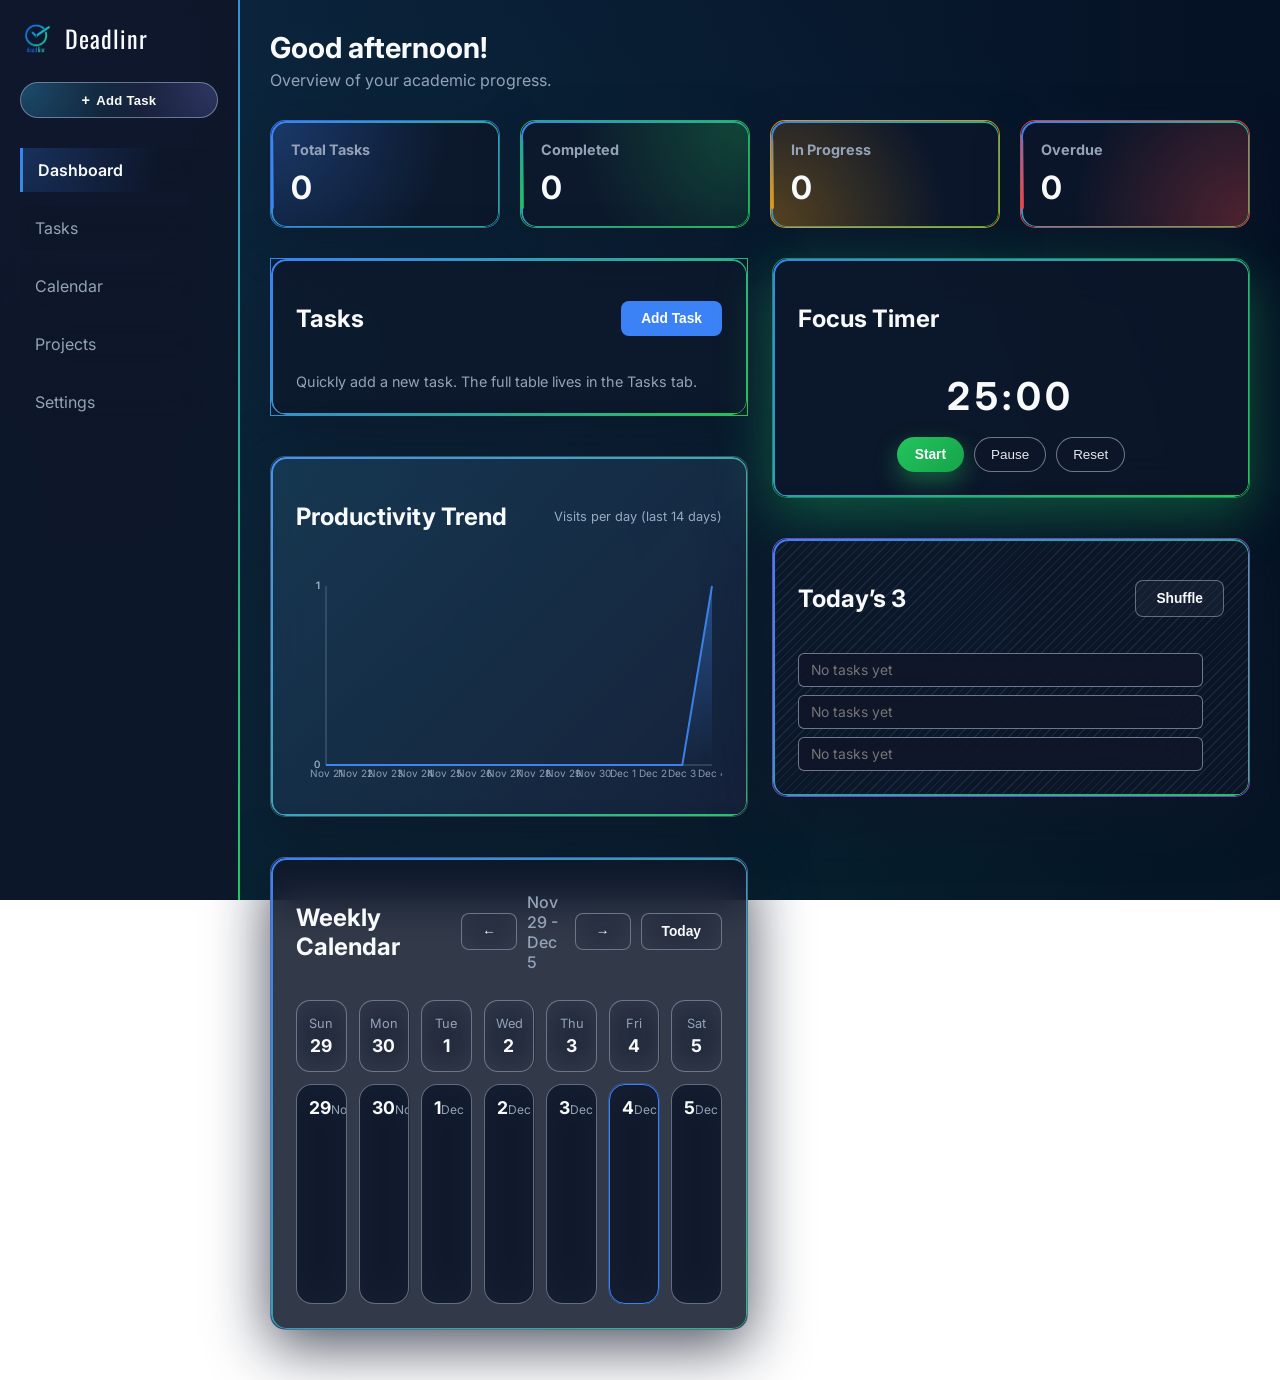
<file: index.html>
<!DOCTYPE html>
<html lang="en">
<head>
    <meta charset="UTF-8">
    <meta name="viewport" content="width=device-width, initial-scale=1.0">
    <title>Deadlinr Dashboard</title>
    <link href="https://fonts.googleapis.com/css2?family=Inter:wght@300;400;600;700&family=Oswald:wght@400;700&display=swap" rel="stylesheet">
    <link rel="stylesheet" href="styles.css">
</head>
<body class="dark-theme">
    <nav id="sidebar">
        <div id="logo-container">
            <img src="logo.png" id="logo-img" alt="Logo">
            <div id="logo-text">Deadlinr</div>
        </div>
        <button id="sidebar-add-task" onclick="goToTasksAndAdd()">Add Task</button>
        <div class="nav-item active" id="nav-dashboard" onclick="switchView('dashboard')">Dashboard</div>
        <div class="nav-item" id="nav-tasks" onclick="switchView('tasks')">Tasks</div>
        <div class="nav-item" id="nav-calendar" onclick="switchView('calendar')">Calendar</div>
        <div class="nav-item" id="nav-projects" onclick="switchView('projects')">Projects</div>
        <div class="nav-item" id="nav-settings" onclick="switchView('settings')">Settings</div>
    </nav>
    <main class="main-page">
        <header>
            <div id="welcome-container">
                <h1 id="welcomeMessage">Good morning!</h1>
                <p id="view-subtitle">Overview of your academic progress.</p>
            </div>
        </header>
        <div id="view-dashboard" class="view-section active">
            <section class="stats-grid">
                <div class="stat-card stat-total"><h3>Total Tasks</h3><p class="stat-val" id="stat-total">0</p></div>
                <div class="stat-card stat-completed"><h3>Completed</h3><p class="stat-val" id="stat-done">0</p></div>
                <div class="stat-card stat-progress"><h3>In Progress</h3><p class="stat-val" id="stat-progress">0</p></div>
                <div class="stat-card stat-overdue"><h3>Overdue</h3><p class="stat-val" id="stat-overdue">0</p></div>
            </section>
            <section class="dashboard-grid">
                <div class="dashboard-left">
                    <section class="content-section card-tasks">
                        <div class="section-header">
                            <h2>Tasks</h2>
                            <div class="controls">
                                <button onclick="goToTasksAndAdd()">Add Task</button>
                            </div>
                        </div>
                        <p style="color: var(--text-muted); font-size: 0.9rem; margin: 0;">
                            Quickly add a new task. The full table lives in the Tasks tab.
                        </p>
                    </section>
                    <section class="content-section card-productivity">
                        <div class="section-header">
                            <h2>Productivity Trend</h2>
                            <p style="font-size: 0.8rem; color: var(--text-muted); margin: 0;">Visits per day (last 14 days)</p>
                        </div>
                        <div class="chart-wrapper">
                            <canvas id="productivity-chart"></canvas>
                        </div>
                    </section>
                    <section class="content-section card-calendar">
                        <div class="section-header">
                            <h2>Weekly Calendar</h2>
                            <div class="controls">
                                <button class="btn-secondary" onclick="prevWeek()">←</button>
                                <span id="week-range" style="color: var(--text-muted); font-weight: 500;"></span>
                                <button class="btn-secondary" onclick="nextWeek()">→</button>
                                <button class="btn-secondary" onclick="todayView()">Today</button>
                            </div>
                        </div>
                        <div class="calendar-container">
                            <div class="calendar-viewport" id="calendar-viewport">
                                <div class="calendar-grid" id="calendar-grid"></div>
                            </div>
                        </div>
                    </section>
                </div>
                <div class="dashboard-right">
                    <section class="content-section card-focus">
                        <div class="section-header">
                            <h2>Focus Timer</h2>
                        </div>
                        <div id="focus-timer">
                            <div id="focus-time-display">25:00</div>
                            <div id="focus-controls">
                                <button class="focus-btn-primary" onclick="startFocusTimer()">Start</button>
                                <button class="focus-btn-ghost" onclick="pauseFocusTimer()">Pause</button>
                                <button class="focus-btn-ghost" onclick="resetFocusTimer()">Reset</button>
                            </div>
                        </div>
                    </section>
                    <section class="content-section card-today">
                        <div class="section-header">
                            <h2>Today’s 3</h2>
                            <div class="controls">
                                <button class="btn-secondary" onclick="pickTodaysThree()">Shuffle</button>
                            </div>
                        </div>
                        <div id="todays-three">
                            <input class="assignment-input todays-input" id="today-1" placeholder="No tasks yet" readonly>
                            <input class="assignment-input todays-input" id="today-2" placeholder="No tasks yet" readonly>
                            <input class="assignment-input todays-input" id="today-3" placeholder="No tasks yet" readonly>
                        </div>
                    </section>
                </div>
            </section>
        </div>
        <div id="view-tasks" class="view-section">
            <section class="content-section">
                <div class="section-header">
                    <h2>Task Table</h2>
                    <div class="controls">
                        <button onclick="addRow()">Add Task</button>
                    </div>
                </div>
                <table class="deadlinr-table" id="main-table">
                    <thead>
                        <tr><th>Assignment</th><th>Class</th><th>Status</th><th>Due Date</th><th>Action</th></tr>
                    </thead>
                    <tbody></tbody>
                </table>
            </section>
            <section class="content-section">
                <div class="section-header">
                    <h2>Task Board</h2>
                </div>
                <div class="tasks-board">
                    <div class="task-col" id="col-todo"><h4>To Do</h4><div class="task-list"></div></div>
                    <div class="task-col" id="col-progress"><h4>In Progress</h4><div class="task-list"></div></div>
                    <div class="task-col" id="col-done"><h4>Completed</h4><div class="task-list"></div></div>
                    <div class="task-col" id="col-overdue"><h4>Overdue</h4><div class="task-list"></div></div>
                </div>
            </section>
        </div>
        <div id="view-calendar" class="view-section">
            <section class="content-section" style="min-height: 600px;">
                <div class="section-header">
                    <h2>Weekly Calendar</h2>
                    <div class="controls">
                        <button class="btn-secondary" onclick="prevWeek()">←</button>
                        <span id="week-range-secondary" style="color: var(--text-muted); font-weight: 500;"></span>
                        <button class="btn-secondary" onclick="nextWeek()">→</button>
                        <button class="btn-secondary" onclick="todayView()">Today</button>
                    </div>
                </div>
                <div class="calendar-container">
                    <div class="calendar-viewport" id="calendar-viewport-secondary">
                        <div class="calendar-grid" id="calendar-grid-secondary"></div>
                    </div>
                </div>
            </section>
        </div>
        <div id="view-projects" class="view-section">
            <section class="content-section">
                <div class="section-header">
                    <h2>Project Priority Dashboard</h2>
                    <div class="controls">
                        <p style="font-size: 0.8rem; color: var(--text-muted);">Automatically sorted by urgency</p>
                        <button onclick="addClassFromPrompt()">New Class</button>
                    </div>
                </div>
                <table class="deadlinr-table" id="projects-table">
                    <thead>
                        <tr><th>Priority</th><th>Assignment</th><th>Class</th><th>Due Date</th></tr>
                    </thead>
                    <tbody id="projects-body"></tbody>
                </table>
            </section>
        </div>
        <div id="view-settings" class="view-section">
            <section class="content-section">
                <h2>Appearance</h2>
                <div class="theme-toggle-card">
                    <p>Choose your workspace theme:</p>
                    <div class="controls">
                        <button class="toggle-btn active" id="dark-btn" onclick="setTheme('dark')">Dark Dashboard</button>
                        <button class="toggle-btn" id="light-btn" onclick="setTheme('light')">Light Clean</button>
                    </div>
                </div>
                <hr style="border: 0; border-top: 1px solid; border-image: var(--border-gradient) 1; margin: 30px 0;">
                <h2>Manage Data</h2>
                <div class="theme-toggle-card">
                    <p>Class List Management:</p>
                    <div class="controls">
                        <button class="btn-secondary" onclick="addClassFromPrompt()">Add New Class</button>
                        <button class="danger-btn" onclick="deleteClassFromPrompt()">Delete A Class</button>
                    </div>
                </div>
            </section>
        </div>
    </main>
    <script src="script.js"></script>
</body>
</html>
</file>
<file: styles.css>
:root {
    --bg-dark: #020617;
    --bg-light: #f9fafb;
    --sidebar-bg: rgba(15, 23, 42, 0.9);
    --card-bg: rgba(15, 23, 42, 0.72);
    --card-bg-solid: #0f172a;
    --glass-blur: blur(22px);
    --glass-bg: rgba(148, 163, 184, 0.06);
    --accent-green: #22c55e;
    --accent-blue: #3b82f6;
    --accent-purple: #a855f7;
    --accent-amber: #f59e0b;
    --accent-red: #ef4444;
    --text-main: #f8fafc;
    --text-muted: #94a3b8;
    --border-gradient: linear-gradient(135deg, #3b82f6, #22c55e);
}

body.light-theme {
    --sidebar-bg: rgba(255, 255, 255, 0.9);
    --card-bg: rgba(255, 255, 255, 0.92);
    --card-bg-solid: #ffffff;
    --glass-bg: rgba(148, 163, 184, 0.07);
    --text-main: #0f172a;
    --text-muted: #6b7280;
}

* {
    box-sizing: border-box;
}

body {
    margin: 0;
    padding: 0;
    font-family: 'Inter', sans-serif;
    color: var(--text-main);
    display: flex;
    min-height: 100vh;
    position: relative;
    overflow-x: hidden;
    background-color: transparent;
}

body::before {
    content: "";
    position: fixed;
    inset: 0;
    z-index: -2;
    background: radial-gradient(circle at 0% 0%, rgba(56, 189, 248, 0.18), transparent 58%),
                radial-gradient(circle at 100% 100%, rgba(129, 140, 248, 0.2), transparent 55%),
                radial-gradient(circle at 15% 85%, rgba(16, 185, 129, 0.14), transparent 60%),
                linear-gradient(120deg, #020617 0%, #020617 45%, #020617 100%);
    background-size: 210% 210%;
    animation: bg-dark-shift 52s ease-in-out infinite alternate;
    opacity: 1;
    transition: opacity 0.45s ease, filter 0.45s ease;
}

body::after {
    content: "";
    position: fixed;
    inset: 0;
    z-index: -3;
    background: radial-gradient(circle at 0% 0%, rgba(59, 130, 246, 0.12), transparent 55%),
                radial-gradient(circle at 100% 100%, rgba(56, 189, 248, 0.14), transparent 50%),
                radial-gradient(circle at 50% 0%, rgba(244, 244, 245, 0.95), transparent 65%),
                linear-gradient(135deg, #f4f4f5 0%, #e5e7eb 45%, #f9fafb 100%);
    background-size: 220% 220%;
    animation: bg-light-shift 60s ease-in-out infinite alternate;
    opacity: 0;
    transition: opacity 0.45s ease;
}

body.light-theme::before {
    opacity: 0;
    filter: blur(2px);
}

body.light-theme::after {
    opacity: 1;
}

@keyframes bg-dark-shift {
    0% { background-position: 0% 35%; }
    40% { background-position: 55% 65%; }
    100% { background-position: 100% 50%; }
}

@keyframes bg-light-shift {
    0% { background-position: 40% 0%; }
    50% { background-position: 60% 40%; }
    100% { background-position: 0% 60%; }
}

#sidebar {
    width: 240px;
    height: 100vh;
    position: fixed;
    left: 0;
    top: 0;
    background: var(--sidebar-bg);
    backdrop-filter: var(--glass-blur);
    border-right: 2px solid;
    border-image: var(--border-gradient) 1;
    padding: 20px;
    display: flex;
    flex-direction: column;
    gap: 10px;
    z-index: 10;
}

#logo-container {
    display: flex;
    align-items: center;
    margin-bottom: 16px;
    gap: 10px;
}

#logo-img {
    width: 35px;
    height: 35px;
    object-fit: contain;
}

#logo-text {
    font-family: 'Oswald', sans-serif;
    font-size: 1.5rem;
    letter-spacing: 1px;
}

#sidebar-add-task {
    margin-bottom: 18px;
    padding: 9px 14px;
    border-radius: 999px;
    border: 1px solid rgba(148, 163, 184, 0.65);
    background: radial-gradient(circle at 0 0, rgba(56, 189, 248, 0.32), transparent 62%),
                radial-gradient(circle at 100% 0, rgba(129, 140, 248, 0.28), transparent 60%),
                rgba(15, 23, 42, 0.96);
    color: var(--text-main);
    cursor: pointer;
    font-size: 0.82rem;
    font-weight: 600;
    text-align: center;
    letter-spacing: 0.02em;
    backdrop-filter: var(--glass-blur);
    display: inline-flex;
    align-items: center;
    justify-content: center;
    gap: 6px;
    transition: transform 0.14s ease, box-shadow 0.14s ease, border-color 0.14s ease, background 0.14s ease;
}

#sidebar-add-task::before {
    content: "+";
    font-size: 0.9rem;
    font-weight: 600;
}

#sidebar-add-task:hover {
    transform: translateY(-1px);
    box-shadow: 0 14px 30px rgba(15, 23, 42, 0.7);
    border-color: rgba(248, 250, 252, 0.85);
}

.nav-item {
    padding: 12px 15px;
    margin: 2px 0;
    border-radius: 8px;
    cursor: pointer;
    color: var(--text-muted);
    transition: all 0.18s ease;
    display: flex;
    align-items: center;
    gap: 12px;
    backdrop-filter: var(--glass-blur);
}

.nav-item:hover,
.nav-item.active {
    background: radial-gradient(circle at 0 0, rgba(59, 130, 246, 0.25), transparent 70%);
    color: var(--text-main);
}

.nav-item.active {
    border-left: 3px solid;
    border-image: var(--border-gradient) 0 0 0 1;
    border-radius: 0 8px 8px 0;
    font-weight: 600;
}

.main-page {
    margin-left: 240px;
    flex: 1;
    padding: 30px;
    width: calc(100% - 240px);
    position: relative;
    z-index: 1;
}

header {
    display: flex;
    justify-content: space-between;
    align-items: flex-start;
    margin-bottom: 30px;
}

#welcome-container h1 {
    font-size: 1.8rem;
    margin: 0;
}

#welcome-container p {
    color: var(--text-muted);
    margin: 5px 0 0 0;
}

.view-section {
    display: none;
    animation: fadeIn 0.3s ease;
}

.view-section.active {
    display: block;
}

@keyframes fadeIn {
    from { opacity: 0; transform: translateY(10px); }
    to { opacity: 1; transform: translateY(0); }
}

.stats-grid {
    display: grid;
    grid-template-columns: repeat(4, minmax(0, 1fr));
    gap: 20px;
    margin-bottom: 30px;
}

.stat-card {
    background: radial-gradient(circle at 0 0, rgba(148, 163, 184, 0.2), transparent 65%), var(--card-bg);
    backdrop-filter: var(--glass-blur);
    padding: 20px;
    border-radius: 15px;
    position: relative;
    border: 1px solid rgba(148, 163, 184, 0.4);
    box-shadow: 0 12px 40px rgba(15, 23, 42, 0.55);
    overflow: hidden;
}

.stat-card.stat-total {
    border-color: rgba(59, 130, 246, 0.8);
    background: radial-gradient(circle at 0 0, rgba(59, 130, 246, 0.3), transparent 70%), var(--card-bg);
}

.stat-card.stat-completed {
    border-color: rgba(34, 197, 94, 0.9);
    background: radial-gradient(circle at 100% 0, rgba(34, 197, 94, 0.28), transparent 70%), var(--card-bg);
}

.stat-card.stat-progress {
    border-color: rgba(245, 158, 11, 0.9);
    background: radial-gradient(circle at 0 100%, rgba(245, 158, 11, 0.32), transparent 70%), var(--card-bg);
}

.stat-card.stat-overdue {
    border-color: rgba(239, 68, 68, 0.9);
    background: radial-gradient(circle at 100% 100%, rgba(239, 68, 68, 0.3), transparent 70%), var(--card-bg);
}

.stat-card::after {
    content: "";
    position: absolute;
    left: 0;
    top: 18px;
    bottom: 18px;
    width: 3px;
    border-radius: 999px;
    background: linear-gradient(180deg, rgba(148, 163, 184, 0.2), rgba(148, 163, 184, 0.7));
}

.stat-card.stat-total::after {
    background: linear-gradient(180deg, rgba(59, 130, 246, 0.2), rgba(59, 130, 246, 0.8));
}

.stat-card.stat-completed::after {
    background: linear-gradient(180deg, rgba(34, 197, 94, 0.2), rgba(34, 197, 94, 0.85));
}

.stat-card.stat-progress::after {
    background: linear-gradient(180deg, rgba(245, 158, 11, 0.2), rgba(245, 158, 11, 0.85));
}

.stat-card.stat-overdue::after {
    background: linear-gradient(180deg, rgba(239, 68, 68, 0.2), rgba(239, 68, 68, 0.9));
}

.stat-card h3 {
    color: var(--text-muted);
    font-size: 0.9rem;
    margin: 0 0 10px 0;
}

.stat-val {
    font-size: 2rem;
    font-weight: 700;
    margin: 0;
}

.stat-card::before,
.content-section::before,
.mini-task-card::before {
    content: "";
    position: absolute;
    inset: 0;
    border-radius: inherit;
    padding: 1.5px;
    background: var(--border-gradient);
    -webkit-mask: linear-gradient(#fff 0 0) content-box, linear-gradient(#fff 0 0);
    mask: linear-gradient(#fff 0 0) content-box, linear-gradient(#fff 0 0);
    -webkit-mask-composite: destination-out;
    mask-composite: exclude;
    pointer-events: none;
}

.content-section {
    background: var(--card-bg);
    backdrop-filter: var(--glass-blur);
    border-radius: 15px;
    padding: 25px;
    margin-bottom: 20px;
    position: relative;
    border: 1px solid rgba(148, 163, 184, 0.4);
    box-shadow: 0 16px 60px rgba(15, 23, 42, 0.75);
}

.card-tasks {
    border-image: linear-gradient(135deg, #3b82f6, #22c55e) 1;
}

.card-productivity::after {
    content: "";
    position: absolute;
    inset: 0;
    border-radius: inherit;
    background: linear-gradient(135deg, rgba(56, 189, 248, 0.25), rgba(129, 140, 248, 0.1));
    opacity: 0.7;
    mix-blend-mode: screen;
    pointer-events: none;
}

.card-calendar {
    background: rgba(15, 23, 42, 0.85);
    border-color: rgba(129, 140, 248, 0.55);
}

.card-focus {
    border-color: rgba(34, 197, 94, 0.7);
    box-shadow: 0 18px 55px rgba(34, 197, 94, 0.35);
}

.card-today {
    border-color: rgba(168, 85, 247, 0.7);
    background: repeating-linear-gradient(
        135deg,
        rgba(148, 163, 184, 0.12),
        rgba(148, 163, 184, 0.12) 1px,
        transparent 1px,
        transparent 6px
    ), var(--card-bg);
}

.section-header {
    display: flex;
    justify-content: space-between;
    align-items: center;
    margin-bottom: 20px;
    gap: 15px;
}

.controls {
    display: flex;
    gap: 10px;
    align-items: center;
}

.controls button {
    background: var(--accent-blue);
    color: white;
    border: none;
    padding: 10px 20px;
    border-radius: 8px;
    font-weight: 600;
    cursor: pointer;
    backdrop-filter: var(--glass-blur);
    font-size: 0.86rem;
}

.controls .btn-secondary {
    background: var(--glass-bg);
    border: 1px solid rgba(148, 163, 184, 0.6);
    color: var(--text-main);
}

.deadlinr-table {
    width: 100%;
    border-collapse: collapse;
    text-align: left;
}

.deadlinr-table th {
    color: var(--text-muted);
    font-size: 0.85rem;
    padding-bottom: 15px;
    border-bottom: 1px solid transparent;
    border-image: var(--border-gradient) 1;
}

.deadlinr-table td {
    padding: 15px 0;
    border-bottom: 1px solid rgba(148, 163, 184, 0.25);
}

.assignment-input,
.class-select,
.status-select,
.due-date-input,
.priority-badge {
    background: rgba(15, 23, 42, 0.9);
    backdrop-filter: var(--glass-blur);
    border: 1px solid rgba(148, 163, 184, 0.7);
    color: inherit;
    padding: 8px 12px;
    border-radius: 6px;
    width: 95%;
    font-family: 'Inter', sans-serif;
    font-size: 0.87rem;
}

.priority-badge {
    display: inline-block;
    padding: 4px 12px;
    border-radius: 20px;
    font-weight: bold;
    font-size: 0.75rem;
    text-transform: uppercase;
    text-align: center;
    width: auto;
    border-image: none !important;
    border: 1px solid rgba(148, 163, 184, 0.7);
    backdrop-filter: var(--glass-blur);
}

.prio-high {
    background: rgba(254, 226, 226, 0.9);
    color: #b91c1c;
    border-color: rgba(254, 202, 202, 0.9);
}

.prio-med {
    background: rgba(254, 243, 199, 0.9);
    color: #92400e;
    border-color: rgba(253, 230, 138, 0.9);
}

.prio-low {
    background: rgba(209, 250, 229, 0.9);
    color: #047857;
    border-color: rgba(167, 243, 208, 0.9);
}

.prio-overdue {
    background: rgba(69, 10, 10, 1);
    color: #fecaca;
    border-color: rgba(153, 27, 27, 0.95);
}

.tasks-board {
    display: grid;
    grid-template-columns: repeat(4, minmax(0, 1fr));
    gap: 20px;
}

.task-col {
    background: var(--glass-bg);
    backdrop-filter: var(--glass-blur);
    border-radius: 12px;
    padding: 15px;
    min-height: 320px;
    border: 1px solid rgba(148, 163, 184, 0.6);
}

.task-col h4 {
    margin-top: 0;
    color: var(--text-muted);
    border-bottom: 2px solid;
    border-image: var(--border-gradient) 1;
    padding-bottom: 10px;
}

.mini-task-card {
    background: var(--card-bg);
    backdrop-filter: var(--glass-blur);
    padding: 12px;
    border-radius: 8px;
    margin-bottom: 10px;
    position: relative;
    border: 1px solid rgba(148, 163, 184, 0.6);
    box-shadow: 0 10px 28px rgba(15, 23, 42, 0.7);
}

.mini-task-card .tag {
    font-size: 0.7rem;
    padding: 2px 6px;
    border-radius: 4px;
    background: var(--accent-blue);
    color: white;
    margin-bottom: 5px;
    display: inline-block;
}

.theme-toggle-card {
    display: flex;
    align-items: center;
    gap: 20px;
    margin-bottom: 20px;
}

.toggle-btn {
    padding: 10px 20px;
    border-radius: 8px;
    border: 1px solid rgba(148, 163, 184, 0.7);
    cursor: pointer;
    background: var(--glass-bg);
    color: var(--text-main);
    backdrop-filter: var(--glass-blur);
    transition: all 0.2s ease;
}

.toggle-btn.active {
    background: var(--accent-blue);
    color: white;
    border-color: var(--accent-blue);
}

.delete-row-btn {
    background: rgba(239, 68, 68, 0.12);
    backdrop-filter: var(--glass-blur);
    border: 1px solid #ef4444;
    color: #fecaca;
    padding: 5px 10px;
    border-radius: 4px;
    cursor: pointer;
    font-size: 0.8rem;
}

.delete-row-btn:hover {
    background: #ef4444;
    color: white;
}

.danger-btn {
    background: #ef4444 !important;
    color: white;
    border: none;
    padding: 10px 20px;
    border-radius: 8px;
    cursor: pointer;
    font-weight: 600;
    backdrop-filter: var(--glass-blur);
}

.dashboard-grid {
    display: grid;
    grid-template-columns: repeat(2, minmax(0, 1fr));
    gap: 24px;
    align-items: stretch;
}

.dashboard-left,
.dashboard-right {
    display: flex;
    flex-direction: column;
    gap: 20px;
}

#focus-timer {
    display: flex;
    flex-direction: column;
    gap: 18px;
    align-items: center;
}

#focus-time-display {
    font-size: 2.4rem;
    font-weight: 700;
    letter-spacing: 0.12em;
}

#focus-controls {
    display: flex;
    gap: 10px;
}

.focus-btn-primary {
    background: linear-gradient(135deg, #22c55e, #16a34a);
    color: white;
    border-radius: 999px;
    border: none;
    padding: 9px 18px;
    font-size: 0.86rem;
    font-weight: 600;
    cursor: pointer;
    box-shadow: 0 10px 25px rgba(34, 197, 94, 0.4);
}

.focus-btn-ghost {
    background: rgba(15, 23, 42, 0.85);
    color: #e5e7eb;
    border-radius: 999px;
    border: 1px solid rgba(148, 163, 184, 0.7);
    padding: 9px 16px;
    font-size: 0.84rem;
    font-weight: 500;
    cursor: pointer;
}

.focus-btn-primary:hover {
    filter: brightness(1.05);
}

.focus-btn-ghost:hover {
    background: rgba(15, 23, 42, 0.95);
}

#todays-three {
    display: flex;
    flex-direction: column;
    gap: 8px;
}

.todays-input {
    cursor: default;
}

.calendar-container {
    overflow: hidden;
}

.calendar-viewport {
    overflow: hidden;
    width: 100%;
}

.calendar-grid {
    display: grid;
    grid-template-columns: repeat(7, minmax(0, 1fr));
    gap: 12px;
    align-items: stretch;
}

.calendar-header {
    min-height: 72px;
    background: var(--glass-bg);
    backdrop-filter: var(--glass-blur);
    border: 1px solid rgba(148, 163, 184, 0.6);
    border-radius: 14px;
    padding: 12px;
    display: flex;
    flex-direction: column;
    justify-content: center;
    align-items: center;
}

.calendar-header-day {
    font-size: 0.8rem;
    color: var(--text-muted);
}

.calendar-header-date {
    font-size: 1.1rem;
    font-weight: 700;
    margin-top: 4px;
}

.calendar-day {
    min-height: 220px;
    background: var(--card-bg);
    backdrop-filter: var(--glass-blur);
    border: 1px solid rgba(148, 163, 184, 0.6);
    border-radius: 16px;
    padding: 12px;
    display: flex;
    flex-direction: column;
    overflow: hidden;
}

.calendar-day.today {
    border-color: var(--accent-blue);
    box-shadow: 0 0 0 1px rgba(59, 130, 246, 0.35);
}

.calendar-day-top {
    display: flex;
    justify-content: space-between;
    align-items: baseline;
    margin-bottom: 10px;
}

.calendar-day-number {
    font-size: 1.1rem;
    font-weight: 700;
}

.calendar-day-month {
    font-size: 0.75rem;
    color: var(--text-muted);
}

.calendar-day-events {
    display: flex;
    flex-direction: column;
    gap: 8px;
    min-height: 0;
}

.calendar-task-widget {
    border-radius: 10px;
    padding: 8px 10px;
    background: rgba(15, 23, 42, 0.96);
    border-left: 3px solid var(--accent-blue);
}

.calendar-task-name {
    font-size: 0.82rem;
    font-weight: 700;
    line-height: 1.2;
    margin-bottom: 4px;
}

.calendar-task-class {
    font-size: 0.72rem;
    color: var(--text-muted);
    margin-bottom: 4px;
}

.calendar-task-status {
    display: inline-flex;
    font-size: 0.68rem;
    font-weight: 700;
    padding: 2px 6px;
    border-radius: 999px;
}

.calendar-task-widget.status-todo .calendar-task-status {
    background: rgba(59, 130, 246, 0.18);
    color: #60a5fa;
}

.calendar-task-widget.status-in-progress .calendar-task-status {
    background: rgba(34, 197, 94, 0.18);
    color: #4ade80;
}

.calendar-task-widget.status-done .calendar-task-status {
    background: rgba(168, 85, 247, 0.18);
    color: #c084fc;
}

.chart-wrapper {
    width: 100%;
    height: 220px;
    position: relative;
}

#productivity-chart {
    width: 100%;
    height: 100%;
    display: block;
}
</file>
